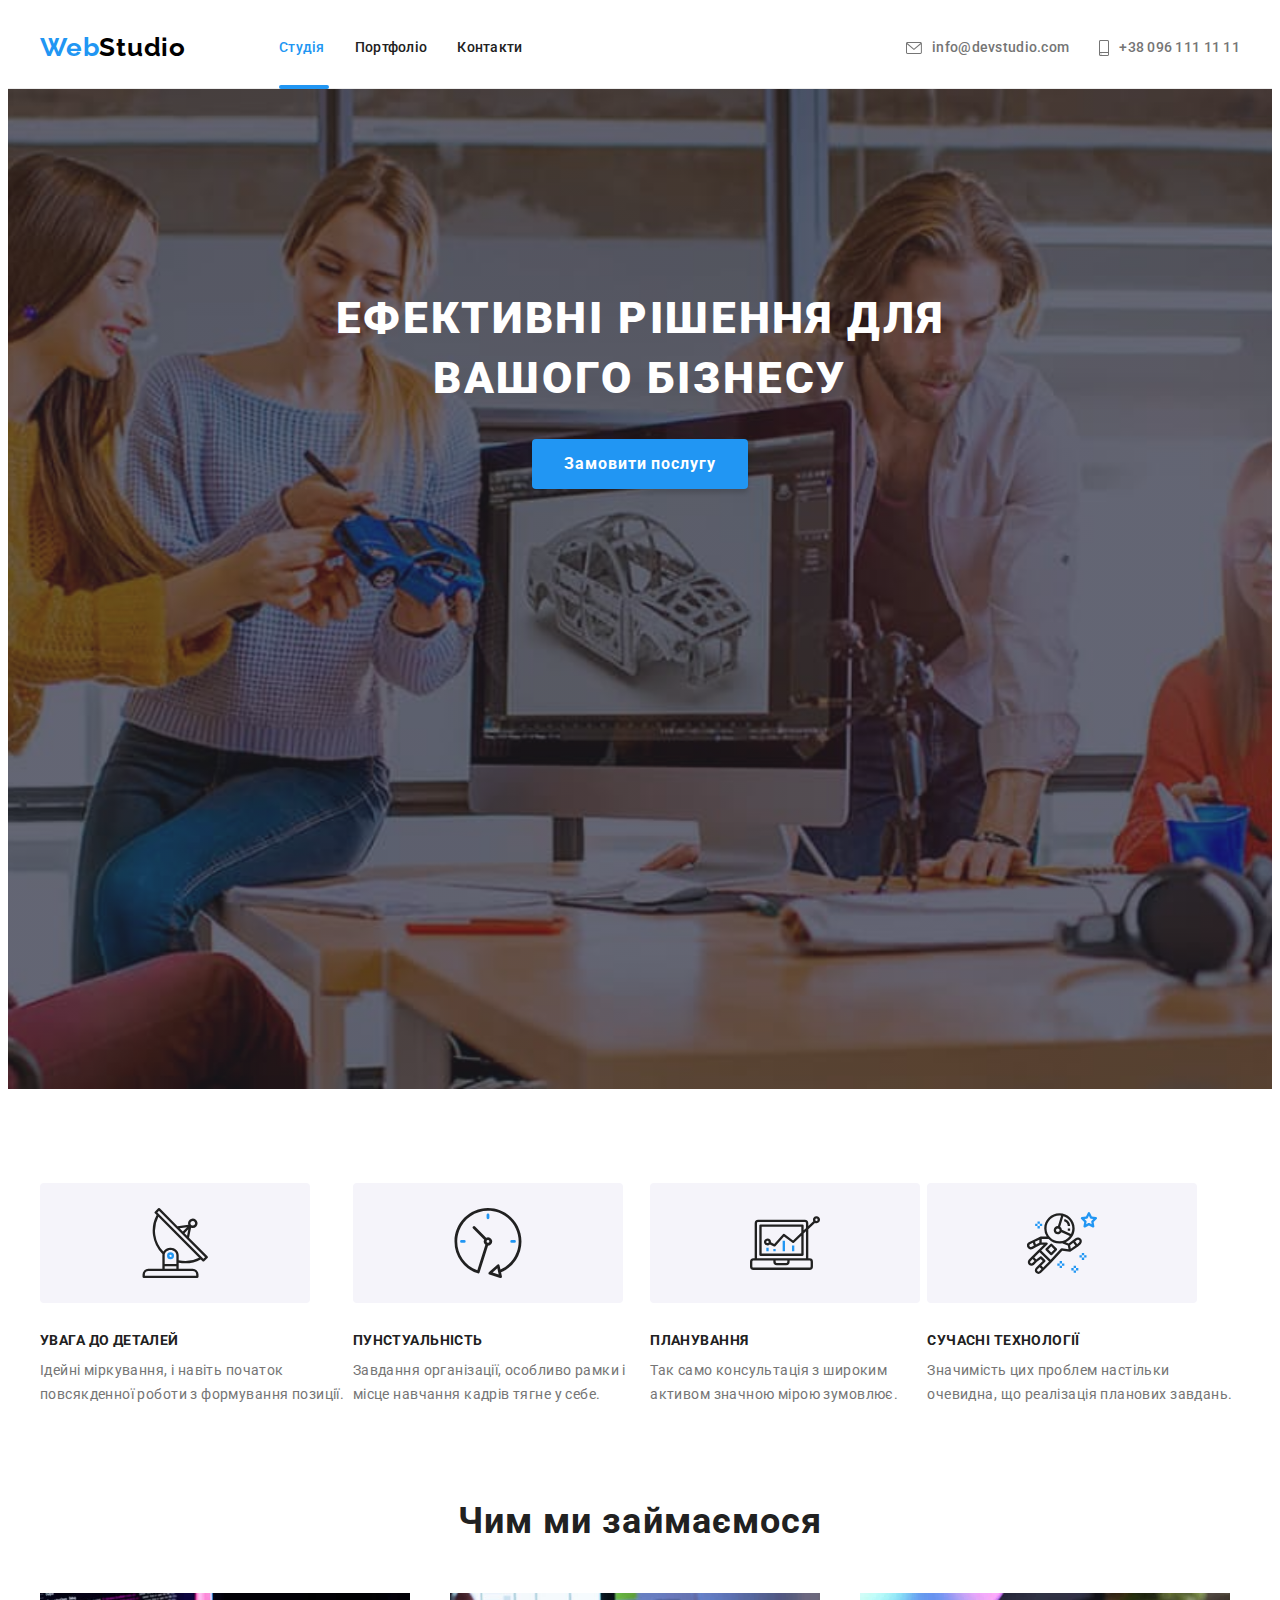
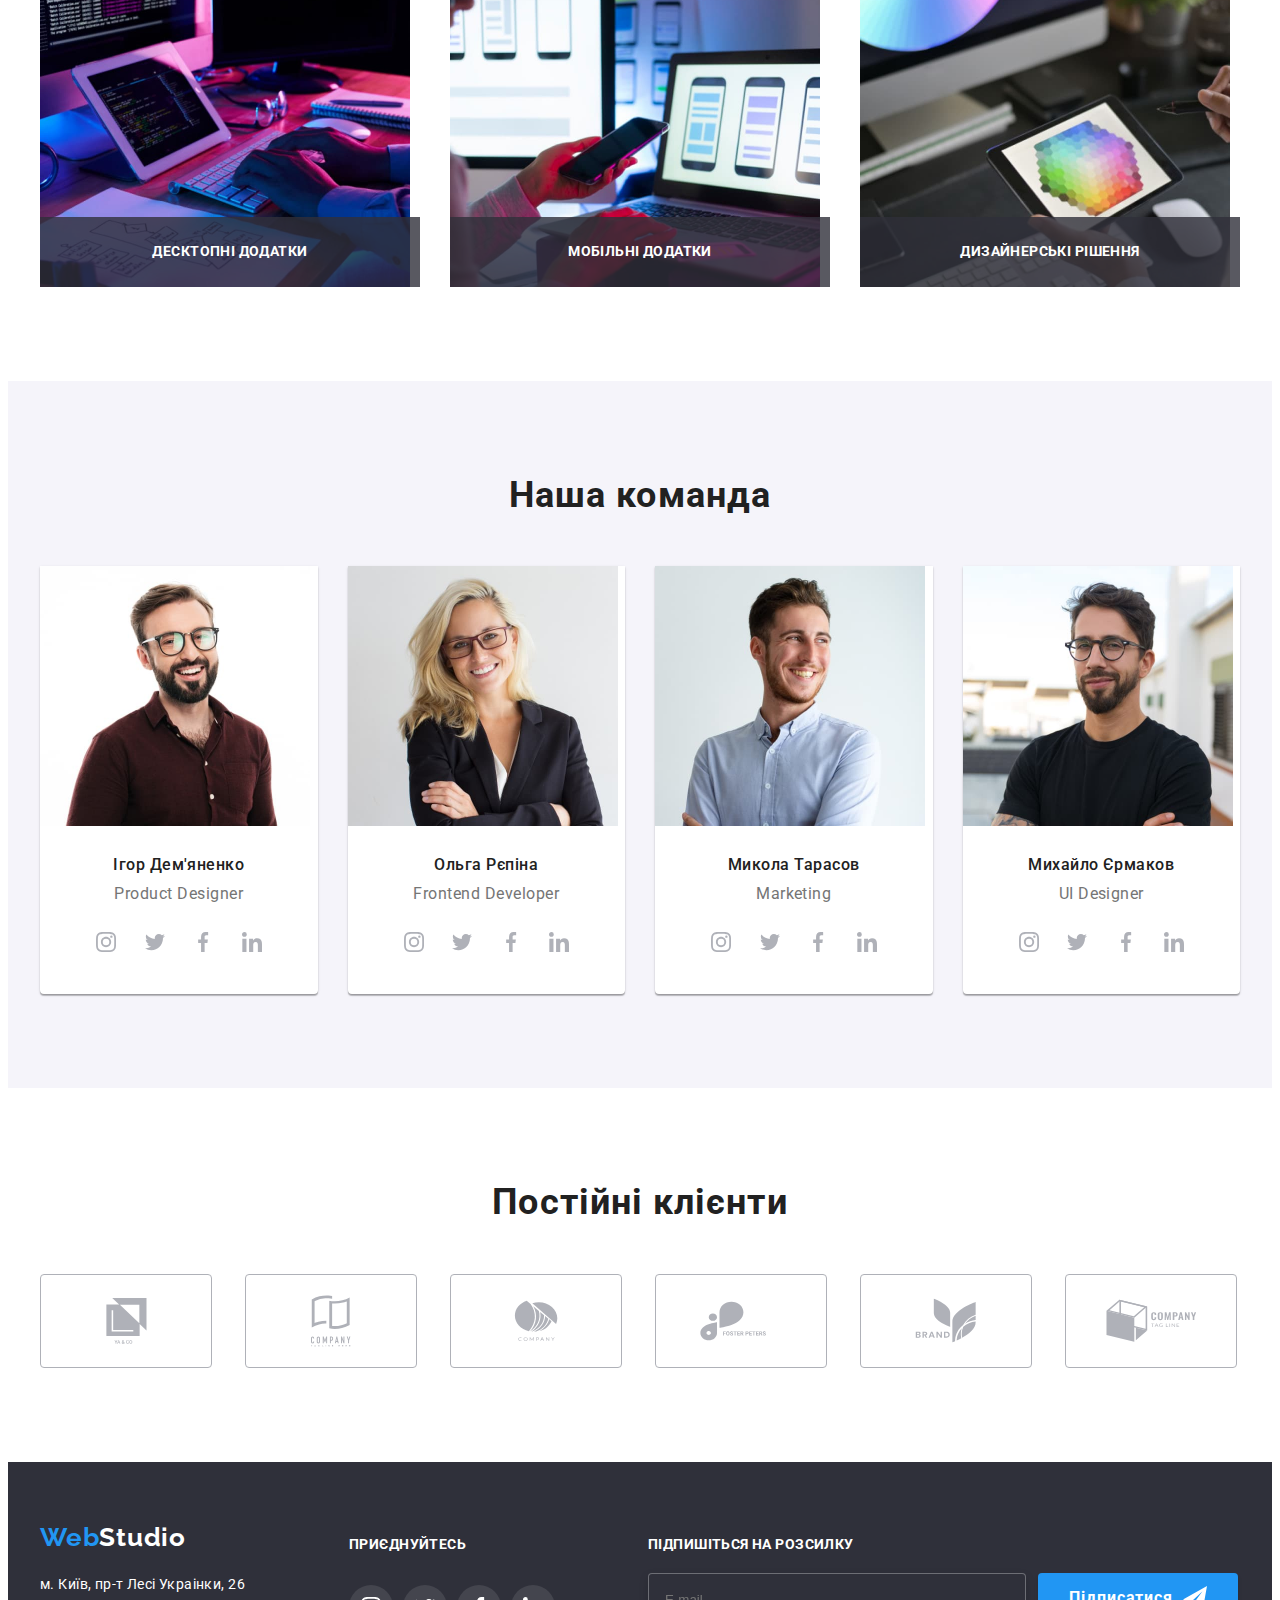
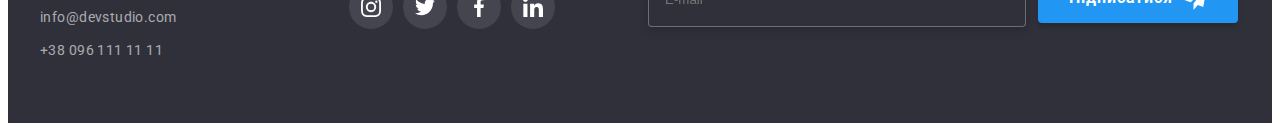
<file: index.html>
<!DOCTYPE html>
<html lang="uk">
  <head>
    <meta charset="UTF-8" />
    <meta http-equiv="X-UA-Compatible" content="IE=edge" />
    <meta name="viewport" content="width=device-width, initial-scale=1.0" />
    <title>WebStudio</title>
    <link rel="preconnect" href="https://fonts.googleapis.com" />
    <link rel="preconnect" href="https://fonts.gstatic.com" crossorigin />
    <link
      href="https://fonts.googleapis.com/css2?family=Raleway:wght@700&family=Roboto:wght@400;500;700;900&display=swap"
      rel="stylesheet"
    />
    <link
      rel="stylesheet"
      href="https://cdnjs.cloudflare.com/ajax/libs/modern-normalize/1.1.0/modern-normalize.min.css"
      integrity="sha512-wpPYUAdjBVSE4KJnH1VR1HeZfpl1ub8YT/NKx4PuQ5NmX2tKuGu6U/JRp5y+Y8XG2tV+wKQpNHVUX03MfMFn9Q=="
      crossorigin="anonymous"
      referrerpolicy="no-referrer"
    />
    <link rel="stylesheet" href="./css/styles.css" />
  </head>
  <body>
    <!--Header-->
    <header class="header">
      <div class="container header-menu">
        <nav class="header-menu">
          <a href="/" class="link logo">Web<span class="logo-alt">Studio</span></a>
          <ul class="nav-container">
            <li class="nav-item">
              <a href="./index.html" class="nav-link current">Студія</a>
              <span class="activ-page"></span>
            </li>
            <li class="nav-item">
              <a href="./portfolio.html" class="nav-link">Портфоліо</a>
            </li>
            <li class="nav-item"><a href="#" class="nav-link">Контакти</a></li>
          </ul>
        </nav>
        <ul class="contact-container">
          <li>
            <a href="mailto:info@devstudio.com" lang="en" class="link contacts-link">
              <svg class="link-icon" width="16" height="12">
                <use href="./images/icons.svg#icon-mail"></use>
              </svg>
              info@devstudio.com</a
            >
          </li>
          <li>
            <a href="tel:+380961111111" class="link contacts-link"
              ><svg class="link-icon" width="10" height="16">
                <use href="./images/icons.svg#icon-smartphone"></use></svg
              >+38 096 111 11 11</a
            >
          </li>
        </ul>
      </div>
    </header>
    <main>
      <!--Hero section-->
      <section class="main-section">
        <div class="container">
          <h1 class="main-title">Ефективні рішення для вашого бізнесу</h1>
          <button type="button" class="order-button" data-modal-open>Замовити послугу</button>
        </div>
      </section>
      <!--Benefit section-->
      <section class="section">
        <div class="container">
          <h2 class="title-visually-hidden">Наші переваги</h2>
          <ul class="benefit-container">
            <li class="benefit-item">
              <div class="benefit-badge">
                <svg class="benefit-icon" width="70" height="70">
                  <use href="./images/icons.svg#icon-group"></use>
                </svg>
              </div>
              <h3 class="benefit-title">Увага до деталей</h3>
              <p class="benefit-text">
                Ідейні міркування, і навіть початок повсякденної роботи з формування позиції.
              </p>
            </li>
            <li class="benefit-item">
              <div class="benefit-badge">
                <svg class="benefit-icon" width="70" height="70">
                  <use href="./images/icons.svg#icon-clock"></use>
                </svg>
              </div>
              <h3 class="benefit-title">Пунстуальність</h3>
              <p class="benefit-text">
                Завдання організації, особливо рамки і місце навчання кадрів тягне у себе.
              </p>
            </li>
            <li class="benefit-item">
              <div class="benefit-badge">
                <svg class="benefit-icon" width="70" height="70">
                  <use href="./images/icons.svg#icon-diagram"></use>
                </svg>
              </div>
              <h3 class="benefit-title">Планування</h3>
              <p class="benefit-text">
                Так само консультація з широким активом значною мірою зумовлює.
              </p>
            </li>
            <li class="benefit-item">
              <div class="benefit-badge">
                <svg class="benefit-icon" width="70" height="70">
                  <use href="./images/icons.svg#icon-astronaut"></use>
                </svg>
              </div>
              <h3 class="benefit-title">Сучасні технології</h3>
              <p class="benefit-text">
                Значимість цих проблем настільки очевидна, що реалізація планових завдань.
              </p>
            </li>
          </ul>
        </div>
      </section>
      <!--Work section-->
      <section class="section">
        <div class="container">
          <h2 class="section-title">Чим ми займаємося</h2>
          <ul class="work-container">
            <li class="work-item">
              <div class="work-img-container">
                <img
                  src="./images/box1.jpg"
                  alt="Людина друкує на клавіатурі"
                  width="370"
                  height="294"
                />
                <h3 class="work-title">Десктопні додатки</h3>
              </div>
            </li>
            <li class="work-item">
              <div class="work-img-container">
                <img
                  src="./images/box2.jpg"
                  alt="Людинапрацює ща ноутбуком і тримає в руках телеон"
                  width="370"
                  height="294"
                />
                <h3 class="work-title">Мобільні додатки</h3>
              </div>
            </li>
            <li class="work-item">
              <div class="work-img-container">
                <img
                  src="./images/box3.jpg"
                  alt="Людина тримає планшет та ручку"
                  width="370"
                  height="294"
                />
                <h3 class="work-title">Дизайнерські рішення</h3>
              </div>
            </li>
          </ul>
        </div>
      </section>
      <!--Team section-->
      <section class="team-section section">
        <div class="container">
          <h2 class="section-title">Наша команда</h2>
          <ul class="team-container">
            <li class="team-card">
              <img src="./images/img1.jpg" alt="Ігор Дем'яненко" width="270" height="260" />
              <div class="employe-card">
                <h3 class="employe-title">Ігор Дем'яненко</h3>
                <p class="employe-position" lang="en">Product Designer</p>
                <ul class="employe-social-list">
                  <li>
                    <a class="employe-social-link" href="#" target="_blank">
                      <svg width="20" height="20">
                        <use href="./images/icons.svg#icon-instagram"></use>
                      </svg>
                    </a>
                  </li>
                  <li class="employe-social-item">
                    <a class="employe-social-link" href="#" target="_blank">
                      <svg width="20" height="20">
                        <use href="./images/icons.svg#icon-twitter"></use>
                      </svg>
                    </a>
                  </li>
                  <li class="employe-social-item">
                    <a class="employe-social-link" href="#" target="_blank">
                      <svg width="20" height="20">
                        <use href="./images/icons.svg#icon-facebook"></use>
                      </svg>
                    </a>
                  </li>
                  <li class="employe-social-item">
                    <a class="employe-social-link" href="#" target="_blank">
                      <svg width="20" height="20">
                        <use href="./images/icons.svg#icon-linkedin"></use>
                      </svg>
                    </a>
                  </li>
                </ul>
              </div>
            </li>
            <li class="team-card">
              <img src="./images/img2.jpg" alt="Ольга Рєпіна" width="270" height="260" />
              <div class="employe-card">
                <h3 class="employe-title">Ольга Рєпіна</h3>
                <p class="employe-position" lang="en">Frontend Developer</p>
                <ul class="employe-social-list">
                  <li>
                    <a class="employe-social-link" href="#" target="_blank">
                      <svg width="20" height="20">
                        <use href="./images/icons.svg#icon-instagram"></use>
                      </svg>
                    </a>
                  </li>
                  <li class="employe-social-item">
                    <a class="employe-social-link" href="#" target="_blank">
                      <svg width="20" height="20">
                        <use href="./images/icons.svg#icon-twitter"></use>
                      </svg>
                    </a>
                  </li>
                  <li class="employe-social-item">
                    <a class="employe-social-link" href="#" target="_blank">
                      <svg width="20" height="20">
                        <use href="./images/icons.svg#icon-facebook"></use>
                      </svg>
                    </a>
                  </li>
                  <li class="employe-social-item">
                    <a class="employe-social-link" href="#" target="_blank">
                      <svg width="20" height="20">
                        <use href="./images/icons.svg#icon-linkedin"></use>
                      </svg>
                    </a>
                  </li>
                </ul>
              </div>
            </li>
            <li class="team-card">
              <img src="./images/img3.jpg" alt="Микола Тарасов" width="270" height="260" />
              <div class="employe-card">
                <h3 class="employe-title">Микола Тарасов</h3>
                <p class="employe-position" lang="en">Marketing</p>
                <ul class="employe-social-list">
                  <li>
                    <a class="employe-social-link" href="#" target="_blank">
                      <svg width="20" height="20">
                        <use href="./images/icons.svg#icon-instagram"></use>
                      </svg>
                    </a>
                  </li>
                  <li class="employe-social-item">
                    <a class="employe-social-link" href="#" target="_blank">
                      <svg width="20" height="20">
                        <use href="./images/icons.svg#icon-twitter"></use>
                      </svg>
                    </a>
                  </li>
                  <li class="employe-social-item">
                    <a class="employe-social-link" href="#" target="_blank">
                      <svg width="20" height="20">
                        <use href="./images/icons.svg#icon-facebook"></use>
                      </svg>
                    </a>
                  </li>
                  <li class="employe-social-item">
                    <a class="employe-social-link" href="#" target="_blank">
                      <svg width="20" height="20">
                        <use href="./images/icons.svg#icon-linkedin"></use>
                      </svg>
                    </a>
                  </li>
                </ul>
              </div>
            </li>
            <li class="team-card">
              <img src="./images/img4.jpg" alt="Михайло Єрмаков" width="270" />
              <div class="employe-card">
                <h3 class="employe-title">Михайло Єрмаков</h3>
                <p class="employe-position" lang="en">UI Designer</p>
                <ul class="employe-social-list">
                  <li>
                    <a class="employe-social-link" href="#" target="_blank">
                      <svg width="20" height="20">
                        <use href="./images/icons.svg#icon-instagram"></use>
                      </svg>
                    </a>
                  </li>
                  <li class="employe-social-item">
                    <a class="employe-social-link" href="#" target="_blank">
                      <svg width="20" height="20">
                        <use href="./images/icons.svg#icon-twitter"></use>
                      </svg>
                    </a>
                  </li>
                  <li class="employe-social-item">
                    <a class="employe-social-link" href="#" target="_blank">
                      <svg width="20" height="20">
                        <use href="./images/icons.svg#icon-facebook"></use>
                      </svg>
                    </a>
                  </li>
                  <li class="employe-social-item">
                    <a class="employe-social-link" href="#" target="_blank">
                      <svg width="20" height="20">
                        <use href="./images/icons.svg#icon-linkedin"></use>
                      </svg>
                    </a>
                  </li>
                </ul>
              </div>
            </li>
          </ul>
        </div>
      </section>
      <!--Client section-->
      <section class="section container">
        <h2 class="section-title">Постійні клієнти</h2>
        <ul class="client-list">
          <li class="client-item">
            <a class="client-logo-link" href="#">
              <svg width="41" height="46">
                <use href="./images/icons.svg#icon-client1"></use></svg
            ></a>
          </li>
          <li class="client-item">
            <a class="client-logo-link" href="#">
              <svg width="40" height="52">
                <use href="./images/icons.svg#icon-client2"></use></svg
            ></a>
          </li>
          <li class="client-item">
            <a class="client-logo-link" href="#">
              <svg width="44" height="41">
                <use href="./images/icons.svg#icon-client3"></use></svg
            ></a>
          </li>
          <li class="client-item">
            <a class="client-logo-link" href="#">
              <svg width="84" height="40">
                <use href="./images/icons.svg#icon-client4"></use></svg
            ></a>
          </li>
          <li class="client-item">
            <a class="client-logo-link" href="#">
              <svg width="62" height="45">
                <use href="./images/icons.svg#icon-client5"></use></svg
            ></a>
          </li>
          <li class="client-item">
            <a class="client-logo-link" href="#">
              <svg width="93" height="43">
                <use href="./images/icons.svg#icon-client6"></use></svg
            ></a>
          </li>
        </ul>
      </section>
    </main>
    <!--Footer-->
    <footer class="footer">
      <div class="container footer-container">
        <div class="footer-info">
          <a class="link logo footer-logo" href="./index.html"
            >Web<span class="logo-f-alt">Studio</span></a
          >
          <address>
            <ul>
              <li>
                <a
                  href="https://goo.gl/maps/CPtrU1FHBa2aNyZL9"
                  target="_blank"
                  rel="noopener noreferrer nofollow"
                  class="link footer-address"
                  >м. Київ, пр-т Лесі Украінки, 26</a
                >
              </li>
              <li class="footer-item">
                <a href="mailto:info@devstudio.com" lang="en" class="link footer-contacts"
                  >info@devstudio.com</a
                >
              </li>
              <li class="footer-item">
                <a href="tel:+380961111111" class="link footer-contacts">+38 096 111 11 11</a>
              </li>
            </ul>
          </address>
        </div>

        <div class="footer-info">
          <div class="studio-social">
            <h2 class="studio-social-title">приєднуйтесь</h2>
            <ul class="sudio-social-list">
              <li>
                <a class="sudio-social-link" href="#" target="_blank">
                  <svg width="20" height="20">
                    <use href="./images/icons.svg#icon-instagram"></use>
                  </svg>
                </a>
              </li>
              <li class="sudio-social-item">
                <a class="sudio-social-link" href="#" target="_blank">
                  <svg width="20" height="20">
                    <use href="./images/icons.svg#icon-twitter"></use>
                  </svg>
                </a>
              </li>
              <li class="sudio-social-item">
                <a class="sudio-social-link" href="#" target="_blank">
                  <svg width="20" height="20">
                    <use href="./images/icons.svg#icon-facebook"></use>
                  </svg>
                </a>
              </li>
              <li class="sudio-social-item">
                <a class="sudio-social-link" href="#" target="_blank">
                  <svg width="20" height="20">
                    <use href="./images/icons.svg#icon-linkedin"></use>
                  </svg>
                </a>
              </li>
            </ul>
          </div>
        </div>

        <div class="subscription-section">
          <p class="subscription-title">Підпишіться на розсилку</p>
          <form>
            <div class="subscription-container">
              <label for="mail"></label>
              <input
                class="subscription-email"
                type="email"
                name="mail"
                id="mail"
                placeholder="E-mail"
              />
              <button class="subscription-btn" type="submit">
                Підписатися
                <svg class="subscription-icon" width="24" height="24">
                  <use href="./images/icons.svg#icon-send"></use>
                </svg>
              </button>
            </div>
          </form>
        </div>
      </div>
    </footer>
    <!------------Modal window----------->
    <div class="backdrop is-hidden" data-modal="">
      <div class="modal">
        <button type="button" class="modal-close-btn" data-modal-close="">
          <svg width="11" height="11">
            <use href="./images/icons.svg#icon-cros"></use>
          </svg>
        </button>
        <!--form-->
        <p class="modal-title">Залиште свої дані, ми вам передзвонимо</p>
        <form class="modal-form">
          <div class="modal-field">
            <label for="user-name" class="modal-label"><span>Ім'я</span></label>
            <div class="input-wrap">
              <input class="modal-input" type="text" name="user-name" required id="user-name" />
              <svg class="modal-icon" width="18" height="18">
                <use href="./images/icons.svg#icon-person"></use>
              </svg>
            </div>
          </div>

          <div class="modal-field">
            <label for="user-tel" class="modal-label"><span>Телефон</span></label>
            <div class="input-wrap">
              <input class="modal-input" type="tel" name="user-tel" required id="user-tel" />
              <svg class="modal-icon" width="18" height="18">
                <use href="./images/icons.svg#icon-phone"></use>
              </svg>
            </div>
          </div>

          <div class="modal-field">
            <label for="user-email" class="modal-label"><span>Пошта</span></label>
            <div class="input-wrap">
              <input class="modal-input" type="email" name="user-email" required id="user-email" />
              <svg class="modal-icon" width="18" height="18">
                <use href="./images/icons.svg#icon-email"></use>
              </svg>
            </div>
          </div>

          <div class="modal-field-text">
            <label for="user-coment" class="modal-label"><span>Коментар</span></label>
            <textarea
              name="user-coment"
              id="user-coment"
              placeholder="Введіть текст"
              class="modal-text"
            ></textarea>
          </div>
          <div class="modal-field-check">
            <input
              type="checkbox"
              name="privacy"
              id="privacy"
              class="input-check title-visually-hidden"
            />
            <label for="privacy" class="checkbox-text">
              <span
                ><svg class="check-icon" width="16" height="15">
                  <use href="./images/icons.svg#icon-chek"></use></svg></span
              >Погоджуюся з розсилкою та приймаю&nbsp;
              <a href="#" class="privacy-linck"> Умови договору</a></label
            >
          </div>

          <button class="submit-btn" type="submit">Відправити</button>
        </form>
      </div>
    </div>
    <script src="./js/modal.js"></script>
  </body>
</html>
</file>
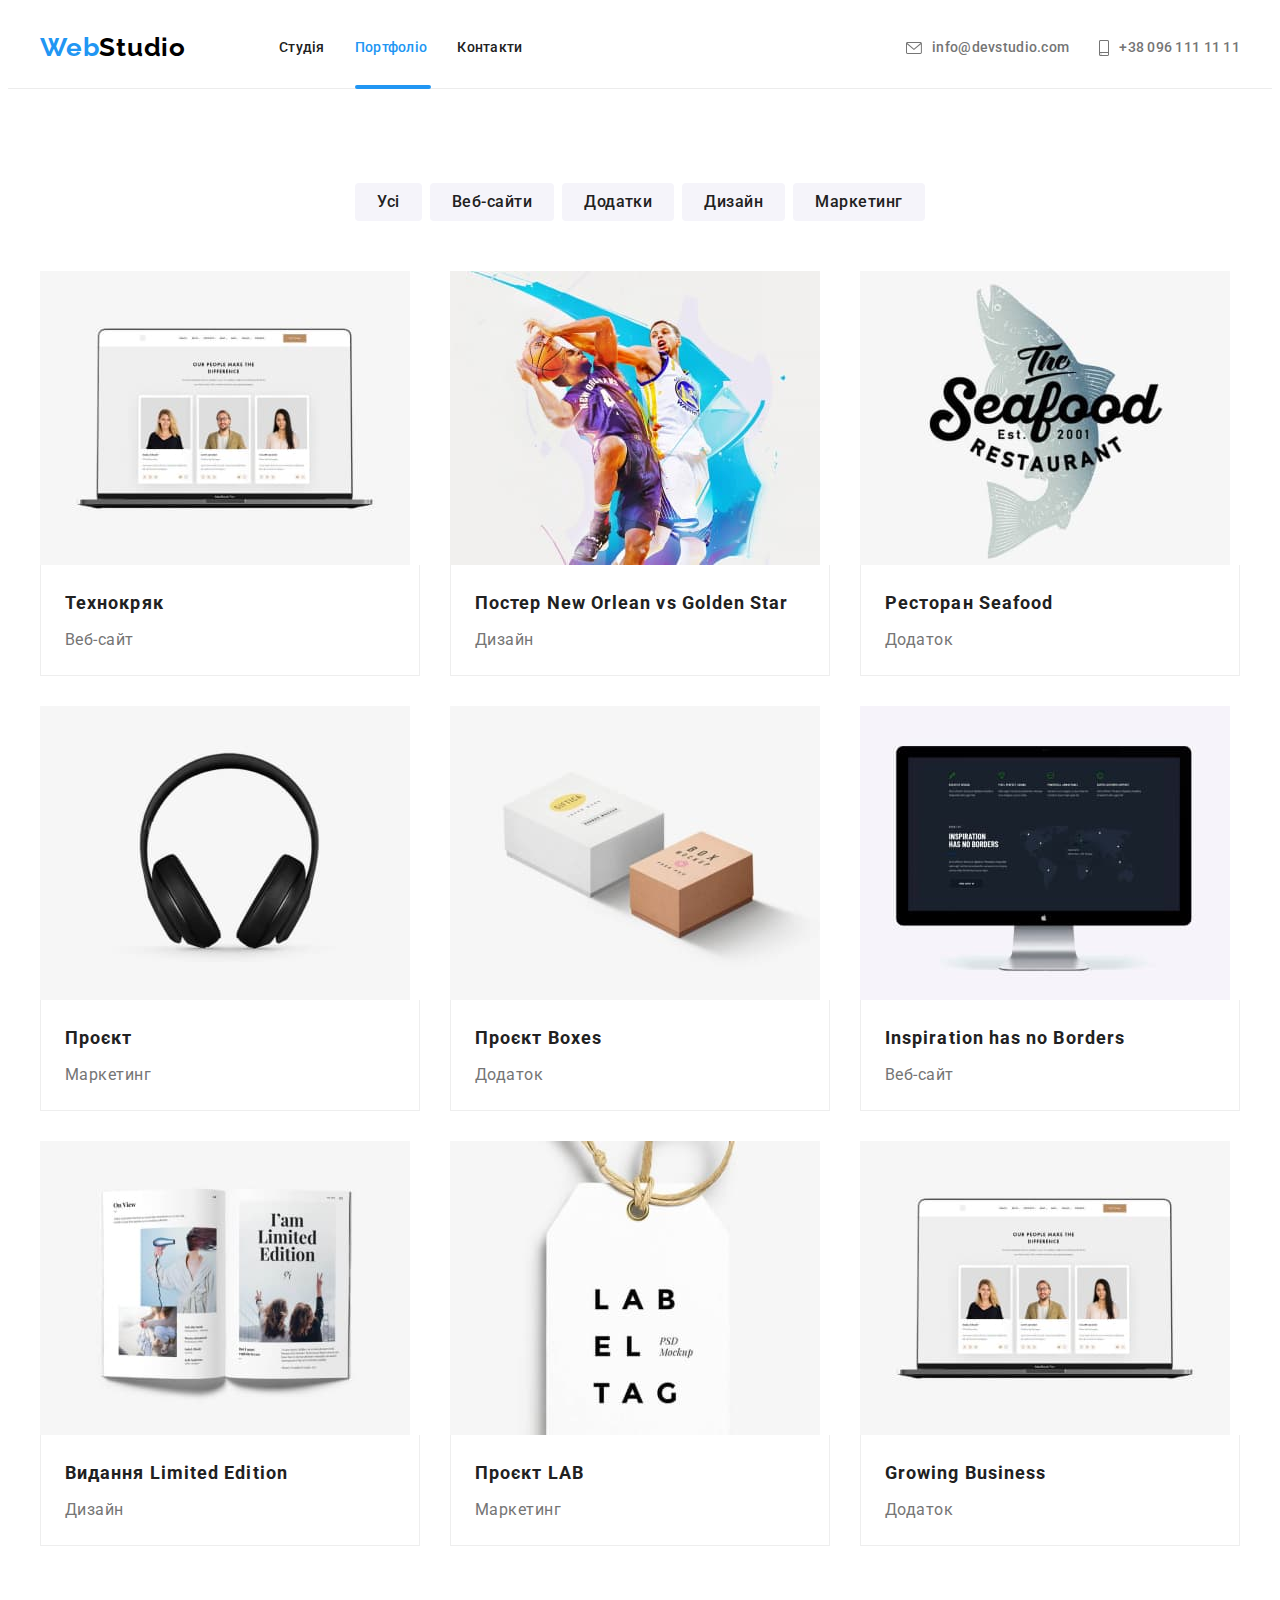
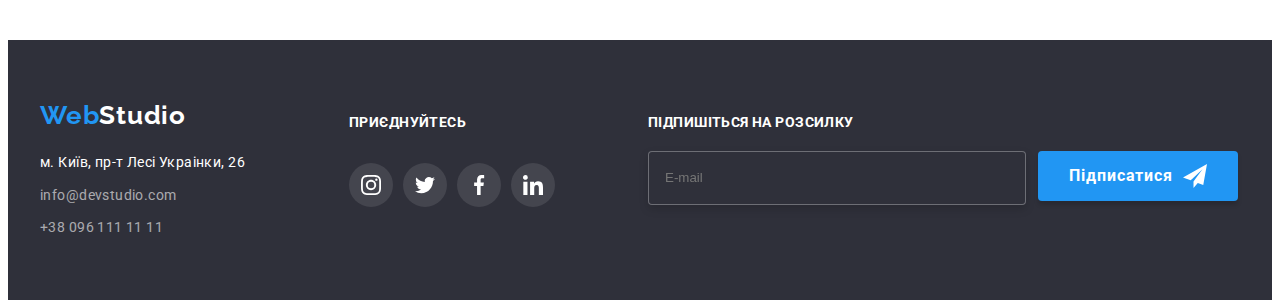
<file: portfolio.html>
<!DOCTYPE html>
<html lang="uk">
  <head>
    <meta charset="UTF-8" />
    <meta http-equiv="X-UA-Compatible" content="IE=edge" />
    <meta name="viewport" content="width=device-width, initial-scale=1.0" />
    <title>Portfolio</title>
    <link rel="preconnect" href="https://fonts.googleapis.com" />
    <link rel="preconnect" href="https://fonts.gstatic.com" crossorigin />
    <link
      href="https://fonts.googleapis.com/css2?family=Raleway:wght@700&family=Roboto:wght@400;500;700;900&display=swap"
      rel="stylesheet"
    />
    <link
      rel="stylesheet"
      href="https://cdnjs.cloudflare.com/ajax/libs/modern-normalize/1.1.0/modern-normalize.min.css"
      integrity="sha512-wpPYUAdjBVSE4KJnH1VR1HeZfpl1ub8YT/NKx4PuQ5NmX2tKuGu6U/JRp5y+Y8XG2tV+wKQpNHVUX03MfMFn9Q=="
      crossorigin="anonymous"
      referrerpolicy="no-referrer"
    />
    <link rel="stylesheet" href="./css/styles.css" />
  </head>
  <body>
    <!--Header-->
    <header class="header">
      <div class="container header-menu">
        <nav class="header-menu">
          <a href="/" class="link logo">Web<span class="logo-alt">Studio</span></a>
          <ul class="nav-container">
            <li class="nav-item"><a href="./index.html" class="nav-link">Студія</a></li>
            <li class="nav-item">
              <a href="./portfolio.html" class="nav-link current">Портфоліо</a>
            </li>
            <li class="nav-item"><a href="#" class="nav-link">Контакти</a></li>
          </ul>
        </nav>
        <ul class="contact-container">
          <li>
            <a href="mailto:info@devstudio.com" lang="en" class="link contacts-link">
              <svg class="link-icon" width="16" height="12">
                <use href="./images/icons.svg#icon-mail"></use>
              </svg>
              info@devstudio.com</a
            >
          </li>
          <li>
            <a href="tel:+380961111111" class="link contacts-link"
              ><svg class="link-icon" width="10" height="16">
                <use href="./images/icons.svg#icon-smartphone"></use></svg
              >+38 096 111 11 11</a
            >
          </li>
        </ul>
      </div>
    </header>
    <main>
      <section class="section">
        <div class="container">
          <h1 class="title-visually-hidden">Портфоліо</h1>
          <!--Filter btn-->
          <ul class="filter-button-container">
            <li class="filter-element">
              <button type="button" class="filter-button">Усі</button>
            </li>
            <li class="filter-element">
              <button type="button" class="filter-button">Веб-сайти</button>
            </li>
            <li class="filter-element">
              <button type="button" class="filter-button">Додатки</button>
            </li>
            <li class="filter-element">
              <button type="button" class="filter-button">Дизайн</button>
            </li>
            <li class="filter-element">
              <button type="button" class="filter-button">Маркетинг</button>
            </li>
          </ul>
          <!--Portfolio-->
          <ul class="portfolio-container">
            <li class="portfolio-item">
              <a class="link portfolio-item-link" href=""
                ><div class="img-container">
                  <img
                    class="portfolio-image"
                    src="images/p1.jpg"
                    alt="Ноутбук"
                    width="370"
                    height="294"
                  />
                  <p class="portfolio-description">
                    Ресурс пропонує комплексні пропозиції з різним рівнем функціоналу та сервісів.
                    Все це дозволить відвідувачу отримати вичерпні відомості про компанію чи
                    приватну особу.
                  </p>
                </div>
                <div class="portfolio-exemple">
                  <h2 class="portfolio-title">Технокряк</h2>
                  <p class="portfolio-text">Веб-сайт</p>
                </div>
              </a>
            </li>
            <li class="portfolio-item">
              <a class="portfolio-item-link link" href=""
                ><div class="img-container">
                  <img
                    class="portfolio-image"
                    src="images/p2.jpg"
                    alt="Ноутбук"
                    width="370"
                    height="294"
                  />
                  <p class="portfolio-description">
                    Ресурс пропонує комплексні пропозиції з різним рівнем функціоналу та сервісів.
                    Все це дозволить відвідувачу отримати вичерпні відомості про компанію чи
                    приватну особу.
                  </p>
                </div>
                <div class="portfolio-exemple">
                  <h2 class="portfolio-title">
                    Постер <span lang="en">New Orlean vs Golden Star</span>
                  </h2>
                  <p class="portfolio-text">Дизайн</p>
                </div></a
              >
            </li>
            <li class="portfolio-item">
              <a class="portfolio-item-link link" href=""
                ><div class="img-container">
                  <img
                    class="portfolio-image"
                    src="images/p3.jpg"
                    alt="Лого"
                    width="370"
                    height="294"
                  />
                  <p class="portfolio-description">
                    Ресурс пропонує комплексні пропозиції з різним рівнем функціоналу та сервісів.
                    Все це дозволить відвідувачу отримати вичерпні відомості про компанію чи
                    приватну особу.
                  </p>
                </div>
                <div class="portfolio-exemple">
                  <h2 class="portfolio-title">Ресторан <span lang="en">Seafood</span></h2>
                  <p class="portfolio-text">Додаток</p>
                </div></a
              >
            </li>
            <li class="portfolio-item">
              <a class="portfolio-item-link link" href=""
                ><div class="img-container">
                  <img
                    class="portfolio-image"
                    src="images/p4.jpg"
                    alt="Навушники"
                    width="370"
                    height="294"
                  />
                  <p class="portfolio-description">
                    Ресурс пропонує комплексні пропозиції з різним рівнем функціоналу та сервісів.
                    Все це дозволить відвідувачу отримати вичерпні відомості про компанію чи
                    приватну особу.
                  </p>
                </div>
                <div class="portfolio-exemple">
                  <h2 class="portfolio-title">Проєкт</h2>
                  <p class="portfolio-text">Маркетинг</p>
                </div></a
              >
            </li>
            <li class="portfolio-item">
              <a class="portfolio-item-link link" href=""
                ><div class="img-container">
                  <img
                    class="portfolio-image"
                    src="images/p5.jpg"
                    alt="Дві коробки"
                    width="370"
                    height="294"
                  />
                  <p class="portfolio-description">
                    Ресурс пропонує комплексні пропозиції з різним рівнем функціоналу та сервісів.
                    Все це дозволить відвідувачу отримати вичерпні відомості про компанію чи
                    приватну особу.
                  </p>
                </div>
                <div class="portfolio-exemple">
                  <h2 class="portfolio-title">Проєкт <span lang="en">Boxes</span></h2>
                  <p class="portfolio-text">Додаток</p>
                </div></a
              >
            </li>
            <li class="portfolio-item">
              <a class="portfolio-item-link link" href=""
                ><div class="img-container">
                  <img
                    class="portfolio-image"
                    src="images/p6.jpg"
                    alt="Монітор"
                    width="370"
                    height="294"
                  />
                  <p class="portfolio-description">
                    Ресурс пропонує комплексні пропозиції з різним рівнем функціоналу та сервісів.
                    Все це дозволить відвідувачу отримати вичерпні відомості про компанію чи
                    приватну особу.
                  </p>
                </div>
                <div class="portfolio-exemple">
                  <h2 class="portfolio-title"><span lang="en">Inspiration has no Borders</span></h2>
                  <p class="portfolio-text">Веб-сайт</p>
                </div></a
              >
            </li>
            <li class="portfolio-item">
              <a class="portfolio-item-link link" href="">
                <div class="img-container">
                  <img
                    class="portfolio-image"
                    src="images/p7.jpg"
                    alt="Журнал"
                    width="370"
                    height="294"
                  />
                  <p class="portfolio-description">
                    Ресурс пропонує комплексні пропозиції з різним рівнем функціоналу та сервісів.
                    Все це дозволить відвідувачу отримати вичерпні відомості про компанію чи
                    приватну особу.
                  </p>
                </div>
                <div class="portfolio-exemple">
                  <h2 class="portfolio-title">Видання <span lang="en">Limited Edition</span></h2>
                  <p class="portfolio-text">Дизайн</p>
                </div></a
              >
            </li>
            <li class="portfolio-item">
              <a class="portfolio-item-link link" href="">
                <div class="img-container">
                  <img
                    class="portfolio-image"
                    src="images/p8.jpg"
                    alt="Лейба"
                    width="370"
                    height="294"
                  />
                  <p class="portfolio-description">
                    Ресурс пропонує комплексні пропозиції з різним рівнем функціоналу та сервісів.
                    Все це дозволить відвідувачу отримати вичерпні відомості про компанію чи
                    приватну особу.
                  </p>
                </div>
                <div class="portfolio-exemple">
                  <h2 class="portfolio-title">Проєкт <span lang="en">LAB</span></h2>
                  <p class="portfolio-text">Маркетинг</p>
                </div>
              </a>
            </li>
            <li class="portfolio-item">
              <a class="portfolio-item-link link" href=""
                ><div class="img-container">
                  <img
                    class="portfolio-image"
                    src="images/p1.jpg"
                    alt="Ноутбук"
                    width="370"
                    height="294"
                  />
                  <p class="portfolio-description">
                    Ресурс пропонує комплексні пропозиції з різним рівнем функціоналу та сервісів.
                    Все це дозволить відвідувачу отримати вичерпні відомості про компанію чи
                    приватну особу.
                  </p>
                </div>
                <div class="portfolio-exemple">
                  <h2 class="portfolio-title"><span lang="en">Growing Business</span></h2>
                  <p class="portfolio-text">Додаток</p>
                </div></a
              >
            </li>
          </ul>
        </div>
      </section>
    </main>
    <!--Footer-->
    <footer class="footer">
      <div class="container footer-container">
        <div class="footer-info">
          <a class="link logo footer-logo" href="./index.html"
            >Web<span class="logo-f-alt">Studio</span></a
          >
          <address>
            <ul>
              <li>
                <a
                  href="https://goo.gl/maps/CPtrU1FHBa2aNyZL9"
                  target="_blank"
                  rel="noopener noreferrer nofollow"
                  class="link footer-address"
                  >м. Київ, пр-т Лесі Украінки, 26</a
                >
              </li>
              <li class="footer-item">
                <a href="mailto:info@devstudio.com" lang="en" class="link footer-contacts"
                  >info@devstudio.com</a
                >
              </li>
              <li class="footer-item">
                <a href="tel:+380961111111" class="link footer-contacts">+38 096 111 11 11</a>
              </li>
            </ul>
          </address>
        </div>

        <div class="footer-info">
          <div class="studio-social">
            <h2 class="studio-social-title">приєднуйтесь</h2>
            <ul class="sudio-social-list">
              <li>
                <a class="sudio-social-link" href="#" target="_blank">
                  <svg width="20" height="20">
                    <use href="./images/icons.svg#icon-instagram"></use>
                  </svg>
                </a>
              </li>
              <li class="sudio-social-item">
                <a class="sudio-social-link" href="#" target="_blank">
                  <svg width="20" height="20">
                    <use href="./images/icons.svg#icon-twitter"></use>
                  </svg>
                </a>
              </li>
              <li class="sudio-social-item">
                <a class="sudio-social-link" href="#" target="_blank">
                  <svg width="20" height="20">
                    <use href="./images/icons.svg#icon-facebook"></use>
                  </svg>
                </a>
              </li>
              <li class="sudio-social-item">
                <a class="sudio-social-link" href="#" target="_blank">
                  <svg width="20" height="20">
                    <use href="./images/icons.svg#icon-linkedin"></use>
                  </svg>
                </a>
              </li>
            </ul>
          </div>
        </div>

        <div class="subscription-section">
          <h2 class="subscription-title">Підпишіться на розсилку</h2>
          <div class="subscription-container">
            <label for="mail"></label>
            <input
              class="subscription-email"
              type="email"
              name="mail"
              id="mail"
              placeholder="E-mail"
            />
            <button class="subscription-btn" type="submit">
              Підписатися
              <svg class="subscription-icon" width="24" height="24">
                <use href="./images/icons.svg#icon-send"></use>
              </svg>
            </button>
          </div>
        </div>
      </div>
    </footer>
  </body>
</html>
</file>
<file: css/styles.css>
:root {
  --brend-color: #2196f3;
  --text-color: #757575;
  --title-text-color: #212121;
  --primery-background-color: #ffffff;
  --secondary-background-color: #f5f4fa;
  --accent-whit-color: #ffffff;
  --footer-background-color: #2f303a;
  --main-bold-weight: 700;
}

body {
  font-family: Roboto, sans-serif;
  color: var(--text-color);
  background: var(--primery-background-color);
  font-size: 14px;
}

h1,
h2,
h3,
h4,
h5,
h6,
p {
  margin: 0;
}

ul {
  list-style: none;
  margin: 0;
  padding-left: 0;
}

img {
  display: block;
}

.title-visually-hidden {
  position: absolute;
  white-space: nowrap;
  width: 1px;
  height: 1px;
  overflow: hidden;
  border: 0;
  padding: 0;
  clip: rect(0 0 0 0);
  clip-path: inset(50%);
  margin: -1px;
}

.container {
  width: 1200px;
  margin-left: auto;
  margin-right: auto;
  padding-left: 15px;
  padding-right: 15px;
}

.section {
  padding-top: 94px;
  padding-bottom: 94px;
}

.section:nth-child(3) {
  padding-top: 0;
}

/* =Header */
.header {
  border-bottom: 1px solid #ececec;
}

.header-menu {
  display: flex;
  justify-content: space-between;
}

.link {
  text-decoration: none;
}

.logo {
  margin-right: 93px;
  padding-top: 24px;
  padding-bottom: 25px;
  font-family: Raleway;
  font-weight: var(--main-bold-weight);
  font-size: 26px;
  line-height: 1.19;
  letter-spacing: 0.03em;
  color: var(--brend-color);
}

.logo-alt {
  color: #000000;
}

.nav-container {
  display: flex;
  gap: 30px;
}

.nav-link {
  padding-top: 32px;
  padding-bottom: 32px;
  font-weight: 500;
  line-height: 1.14;
  letter-spacing: 0.02em;
  color: var(--title-text-color);
  display: inline-block;
  text-decoration: none;
  transition-duration: 250ms;
  transition-timing-function: cubic-bezier(0.4, 0, 0.2, 1);
}

.contact-container {
  display: flex;
  gap: 30px;
}

.nav-item {
  position: relative;
}

.contacts-link {
  display: flex;
  align-items: center;
  padding-top: 32px;
  padding-bottom: 32px;

  font-weight: 500;
  line-height: 1.14;
  letter-spacing: 0.02em;
  color: var(--text-color);
  text-decoration: none;
  transition-duration: 250ms;
  transition-timing-function: cubic-bezier(0.4, 0, 0.2, 1);
}

.nav-link:hover,
.nav-link:focus,
.contacts-link:hover,
.contacts-link:focus {
  color: var(--brend-color);
}

.contacts-link:hover .link-icon,
.contacts-link:focus .link-icon {
  fill: var(--brend-color);
}
.nav-link.current {
  color: var(--brend-color);
}

.nav-link.current::after {
  content: '';
  width: 100%;
  left: 0;
  bottom: -1px;
  border-radius: 2px;
  position: absolute;
  border: 2px solid var(--brend-color);
}

.link-icon {
  fill: var(--text-color);
  margin-right: 10px;
}

/*Hero section*/

.main-section {
  max-width: 1600px;
  min-height: 600px;
  margin-left: auto;
  margin-right: auto;
  background-image: linear-gradient(to right, rgba(47, 48, 58, 0.4), rgba(47, 48, 58, 0.4)),
    url(../images/main-image.jpg);
  background-size: cover;
  background-position: center;
  padding-top: 200px;
  padding-bottom: 200px;
  background-color: #2f303a;
}
.main-title {
  margin: 0 auto;
  margin-bottom: 30px;
  color: var(--accent-whit-color);
  font-weight: 900;
  font-size: 44px;
  line-height: 1.36;
  letter-spacing: 0.06em;
  text-align: center;
  text-transform: uppercase;
  max-width: 696px;
}

.order-button {
  display: block;
  margin: 0 auto;
  padding: 10px 32px;
  font-family: inherit;
  background-color: var(--brend-color);
  color: var(--accent-whit-color);
  cursor: pointer;
  font-weight: 700;
  border-radius: 4px;
  box-shadow: 0px 4px 4px rgba(0, 0, 0, 0.15);
  font-size: 16px;
  letter-spacing: 0.06em;
  line-height: 1.87;
  border-width: 0px;
  transition-duration: 250ms;
  transition-timing-function: cubic-bezier(0.4, 0, 0.2, 1);
}

.order-button:hover,
.order-button:active {
  background-color: #188ce8;
}

/* -------Benefit section------- */
.benefit-container {
  display: flex;
  grid-template: 30px;
}

.benefit-item {
  width: calc((100%-90px) / 4);
}

.benefit-badge {
  display: flex;
  justify-content: center;
  align-items: center;
  width: 270px;
  height: 120px;
  margin-bottom: 30px;
  background-color: var(--secondary-background-color);
  border-radius: 4px;
}

.benefit-title {
  margin-bottom: 10px;
  color: var(--title-text-color);
  font-size: 14px;
  line-height: 1.14;
  letter-spacing: 0.03em;
  text-transform: uppercase;
}

.benefit-text {
  line-height: 1.71;
  letter-spacing: 0.03em;
}

/*------Work section-------*/

.section-title {
  margin-bottom: 50px;
  text-align: center;
  color: var(--title-text-color);
  font-size: 36px;
  line-height: 1.16;
  letter-spacing: 0.03em;
}
.work-container {
  display: flex;
  gap: 30px;
}
.work-img-container {
  position: relative;
}
.work-item {
  width: calc((100% - 60px) / 3);
}

.work-title {
  position: absolute;
  width: 100%;
  height: 70px;
  bottom: 0;
  font-size: 14px;
  line-height: 1.14;
  letter-spacing: 0.03em;
  text-transform: uppercase;
  color: var(--accent-whit-color);
  background-color: rgba(47, 48, 58, 0.8);
  display: flex;
  justify-content: center;
  align-items: center;
}

/* -------Team section-------------*/
.team-section {
  background-color: var(--secondary-background-color);
}
.team-container {
  display: flex;
  gap: 30px;
}

.team-card {
  background: var(--primery-background-color);
  box-shadow: 0px 1px 3px rgba(0, 0, 0, 0.12), 0px 1px 1px rgba(0, 0, 0, 0.14),
    0px 2px 1px rgba(0, 0, 0, 0.2);
  border-radius: 0px 0px 4px 4px;
  width: calc((100% - 90px) / 4);
}

.employe-card {
  padding-top: 30px;
  padding-bottom: 30px;
  text-align: center;
}
.employe-title {
  margin-bottom: 10px;
  color: var(--title-text-color);
  font-weight: 500;
  font-size: 16px;
  line-height: 1.18;
  letter-spacing: 0.03em;
}

.employe-position {
  margin-bottom: 16px;
  font-size: 16px;
  line-height: 1.18;
  letter-spacing: 0.03em;
}

.employe-social-list {
  display: flex;
  justify-content: space-between;
  margin: 0 44px;
}

.employe-social-link {
  fill: #afb1b8;
  display: flex;
  justify-content: center;
  align-items: center;
  width: 44px;
  height: 44px;
  border-radius: 50%;
  transition-duration: 250ms;
  transition-timing-function: cubic-bezier(0.4, 0, 0.2, 1);
}

.employe-social-link:hover,
.employe-social-link:focus {
  fill: var(--accent-whit-color);
  background-color: var(--brend-color);
}

/*-------Client section------*/

.client-list {
  display: flex;
  justify-content: center;
  align-items: center;
  gap: 30px;
}

.client-item {
  width: calc((100% - 140px) / 6);
}

.client-logo-link {
  width: 170px;
  height: 92px;
  border: 1px solid #afb1b8;
  border-radius: 4px;
  fill: #afb1b8;
  display: flex;
  justify-content: center;
  align-items: center;
  transition-duration: 250ms;
  transition-timing-function: cubic-bezier(0.4, 0, 0.2, 1);
}

.client-logo-link:hover,
.client-logo-link:focus {
  fill: var(--brend-color);
  border-color: var(--brend-color);
}

/* -------Footer------- */

.footer {
  padding-top: 60px;
  padding-bottom: 60px;
  background-color: var(--footer-background-color);
}
.footer-container {
  display: flex;
}

.footer-info:first-child {
  margin-right: 70px;
}

.footer-logo {
  display: block;
  padding-top: 0;
  padding-bottom: 20px;
}

.logo-f-alt {
  color: var(--accent-whit-color);
}

.footer-address {
  margin-bottom: 9px;
  color: var(--accent-whit-color);
  font-style: normal;
  line-height: 1.71;
  letter-spacing: 0.03em;
  display: block;
}

.footer-contacts {
  display: block;
  color: rgba(255, 255, 255, 0.6);
  font-style: normal;
  line-height: 1.71;
  letter-spacing: 0.03em;
  transition-duration: 250ms;
  transition-timing-function: cubic-bezier(0.4, 0, 0.2, 1);
}

.footer-contacts:hover,
.footer-contacts:focus {
  color: var(--brend-color);
}

.footer-item:not(:last-child) {
  margin-bottom: 9px;
}

.footer-info {
  margin-right: 93px;
}
.studio-social {
  padding-top: 15px;
}

.studio-social-title {
  margin-bottom: 32px;
  font-size: 14px;
  line-height: 1.14;
  letter-spacing: 0.03em;
  text-transform: uppercase;
  color: var(--accent-whit-color);
}
.sudio-social-list {
  display: flex;
  gap: 10px;
}

.sudio-social-link {
  fill: var(--accent-whit-color);
  display: flex;
  justify-content: center;
  align-items: center;
  width: 44px;
  height: 44px;
  border-radius: 50%;
  background-color: rgba(255, 255, 255, 0.1);
  transition-duration: 250ms;
  transition-timing-function: cubic-bezier(0.4, 0, 0.2, 1);
}

.sudio-social-link:hover,
.sudio-social-link:focus {
  background-color: var(--brend-color);
}

.subscription-section {
  padding-top: 15px;
}
.subscription-title {
  font-weight: 700;
  margin-bottom: 20px;
  font-size: 14px;
  line-height: 1.14;
  letter-spacing: 0.03em;
  text-transform: uppercase;
  color: var(--accent-whit-color);
}

.subscription-container {
  display: flex;
  flex-wrap: nowrap;
}

.subscription-email {
  width: 358px;
  height: 50px;
  margin-right: 12px;
  padding-left: 16px;
  border: 1px solid rgba(255, 255, 255, 0.3);
  filter: drop-shadow(0px 4px 4px rgba(0, 0, 0, 0.15));
  border-radius: 4px;
  background-color: var(--footer-background-color);
  color: #ffffff;
}

.subscription-btn {
  display: flex;
  justify-content: center;
  align-items: center;
  width: 200px;
  height: 50px;
  font-weight: 700;
  font-size: 16px;
  line-height: 1.87;
  letter-spacing: 0.06em;
  font-family: inherit;
  border-width: 0px;
  cursor: pointer;
  transition-duration: 250ms;
  transition-timing-function: cubic-bezier(0.4, 0, 0.2, 1);
  color: var(--accent-whit-color);
  box-shadow: 0px 4px 4px rgba(0, 0, 0, 0.15);
  border-radius: 4px;
  background-color: var(--brend-color);
}

.subscription-icon {
  fill: var(--accent-whit-color);
  margin-left: 10px;
}

.subscription-btn:hover,
.subscription-btn:focus {
  background-color: #188ce8;
}

/*-----------Modal window-----------*/

.backdrop {
  position: fixed;
  top: 0;
  left: 0;
  width: 100%;
  height: 100%;
  background-color: rgba(0, 0, 0, 0.2);
  /*filter: blur(5px);*/
  transition: opacity 200ms Linear, visibility 200ms Linear;
}

.modal {
  position: absolute;
  top: 50%;
  left: 50%;
  width: 528px;
  height: 581px;
  margin: auto;
  padding: 40px;
  background-color: #ffffff;
  box-shadow: 0px 1px 3px rgba(0, 0, 0, 0.12), 0px 1px 1px rgba(0, 0, 0, 0.14),
    0px 2px 1px rgba(0, 0, 0, 0.2);
  border-radius: 4px;
  transform: translate(-50%, -50%);
  transition-duration: 250ms;
  transition-property: scale(1);
  transition-timing-function: cubic-bezier(0.4, 0, 0.2, 1);
  /*  transform: translate(-50%, -50%) scale(1);
  transition: transform 200ms Linear;
  */
}

.backdrop.in-hidden .modal {
  transform: translate(-50%, -50%) scale(0);
}

.modal-close-btn {
  position: absolute;
  top: 8px;
  right: 8px;
  width: 30px;
  height: 30px;
  background-color: #fff;
  border: 1px solid rgba(0, 0, 0, 0.1);
  border-radius: 50%;
  display: flex;
  align-items: center;
  justify-content: center;
  cursor: pointer;
  transition-duration: 250ms;
  transition-timing-function: cubic-bezier(0.4, 0, 0.2, 1);
}

.modal-close-btn:hover,
.modal-close-btn:focus {
  fill: var(--brend-color);
}

.is-hidden {
  visibility: hidden;
  opacity: 0;
  pointer-events: all;
}

/*--------Form-------*/

.modal-title {
  font-weight: 700;
  font-size: 20px;
  line-height: 1.15;
  letter-spacing: 0.03em;
  text-align: center;
  margin-bottom: 12px;
  color: var(--title-text-color);
}

.modal-field {
  margin-bottom: 10px;
}

.modal-label span {
  display: block;
  margin-bottom: 4px;
  font-size: 12px;
  line-height: 1.16;
  letter-spacing: 0.01em;
  color: var(--text-color);
}
.input-wrap {
  position: relative;
}
.modal-input {
  display: block;
  width: 448px;
  height: 40px;
  border: 1px solid rgba(33, 33, 33, 0.2);
  border-radius: 4px;
  padding-left: 42px;
  outline: transparent;
  transition-duration: 250ms;
  transition-timing-function: cubic-bezier(0.4, 0, 0.2, 1);
}

.modal-input:hover,
.modal-input:focus {
  border-color: var(--brend-color);
}

.modal-icon {
  position: absolute;
  left: 15px;
  top: 50%;
  transform: translateY(-50%);
  transition-duration: 250ms;
  transition-timing-function: cubic-bezier(0.4, 0, 0.2, 1);
}

.modal-input:hover + .modal-icon,
.modal-input:focus + .modal-icon {
  fill: var(--brend-color);
}
.modal-field-text {
  margin-bottom: 20px;
  display: block;
}

.modal-text {
  padding: 12px 16px;
  width: 448px;
  height: 120px;
  border: 1px solid rgba(33, 33, 33, 0.2);
  border-radius: 4px;
  outline: transparent;
  resize: none;
  transition-duration: 250ms;
  transition-timing-function: cubic-bezier(0.4, 0, 0.2, 1);
}

.modal-text:hover,
.modal-text:focus {
  border-color: var(--brend-color);
}

.checkbox-text {
  display: flex;
  flex-wrap: nowrap;
  justify-content: center;
  align-items: center;
}
.checkbox-text span {
  width: 16px;
  height: 15px;
  border: 2px solid #212121;
  border-radius: 3px;
  margin-right: 7px;
  fill: transparent;
}

.modal-field-check {
  margin-bottom: 30px;
}

.input-check:checked + .checkbox-text span {
  background-color: var(--brend-color);
  border: none;
  fill: var(--accent-whit-color);
}

.modal-text::placeholder {
  font-weight: 400;
  font-size: 12px;
  line-height: 1.16;
  letter-spacing: 0.01em;
  color: rgba(117, 117, 117, 0.5);
}
.privacy-linck {
  font-size: 14px;
  line-height: 1.71;
  letter-spacing: 0.03em;
  color: var(--brend-color);
}

.submit-btn {
  display: block;
  margin: 0 auto;
  width: 200px;
  height: 50px;
  background: var(--brend-color);
  box-shadow: 0px 4px 4px rgba(0, 0, 0, 0.15);
  border: solid var(--brend-color);
  border-radius: 4px;
  font-style: normal;
  font-weight: 700;
  font-size: 16px;
  line-height: 30px;
  align-items: center;
  text-align: center;
  cursor: pointer;
  letter-spacing: 0.06em;
  color: var(--accent-whit-color);
  transition-duration: 250ms;
  transition-timing-function: cubic-bezier(0.4, 0, 0.2, 1);
}

.submit-btn:hover,
.submit-btn:focus {
  background-color: #188ce8;
  outline: #188ce8;
}
/*-------Portfolio page--------*/
.filter-button-container {
  display: flex;
  justify-content: center;
}

.filter-button {
  border-radius: 4px;
  border-width: 0px;
  margin-bottom: 50px;
  padding: 6px 22px;
  font-family: inherit;
  background-color: var(--secondary-background-color);
  color: var(--title-text-color);
  font-weight: 500;
  font-size: 16px;
  line-height: 1.62;
  letter-spacing: 0.03em;
  cursor: pointer;
  transition-duration: 250ms;
  transition-timing-function: cubic-bezier(0.4, 0, 0.2, 1);
}

.filter-element:not(:last-child) {
  margin-right: 8px;
}

.filter-button:hover,
.filter-button:focus {
  background-color: var(--brend-color);
  color: var(--accent-whit-color);
  box-shadow: 0px 3px 1px rgba(0, 0, 0, 0.1), 0px 1px 2px rgba(0, 0, 0, 0.08),
    0px 2px 2px rgba(0, 0, 0, 0.12);
}

/*----------Portfolio--------*/
.portfolio-container {
  display: flex;
  flex-wrap: wrap;
  gap: 30px;
}

.portfolio-item {
  width: calc((100% - 60px) / 3);
}

.portfolio-item-link {
  display: block;
  transition-duration: 250ms;
  transition-timing-function: cubic-bezier(0.4, 0, 0.2, 1);
}

.portfolio-item-link:hover,
.portfolio-item-link:focus {
  box-shadow: 0px 1px 1px rgba(0, 0, 0, 0.12), 0px 4px 4px rgba(0, 0, 0, 0.06),
    1px 4px 6px rgba(0, 0, 0, 0.16);
}

.portfolio-exemple {
  border: #eeeeee 1px solid;
  border-top: none;
  padding: 20px 24px;
}

.portfolio-title {
  margin-bottom: 4px;
  color: var(--title-text-color);
  font-size: 18px;
  line-height: 2;
  letter-spacing: 0.06em;
}

.portfolio-text {
  color: var(--text-color);
  font-size: 16px;
  line-height: 1.87;
  letter-spacing: 0.03em;
}

/*-------Popup---------*/
.img-container {
  position: relative;
  overflow: hidden;
}

.portfolio-description {
  position: absolute;
  width: 100%;
  height: 100%;
  left: 0;
  bottom: 0;
  padding: 63px 24px;
  display: flex;
  justify-content: center;
  align-items: center;
  font-size: 18px;
  line-height: 1.56;
  letter-spacing: 0.03em;
  color: var(--accent-whit-color);
  background-color: rgba(33, 150, 243, 0.9);

  transition-duration: 250ms;
  transition-property: transform;
  transition-timing-function: cubic-bezier(0.4, 0, 0.2, 1);
  transform: translateY(100%);
}

.portfolio-item-link:hover .portfolio-description,
.portfolio-item-link:focus .portfolio-description {
  transform: translateY(0);
}
</file>
